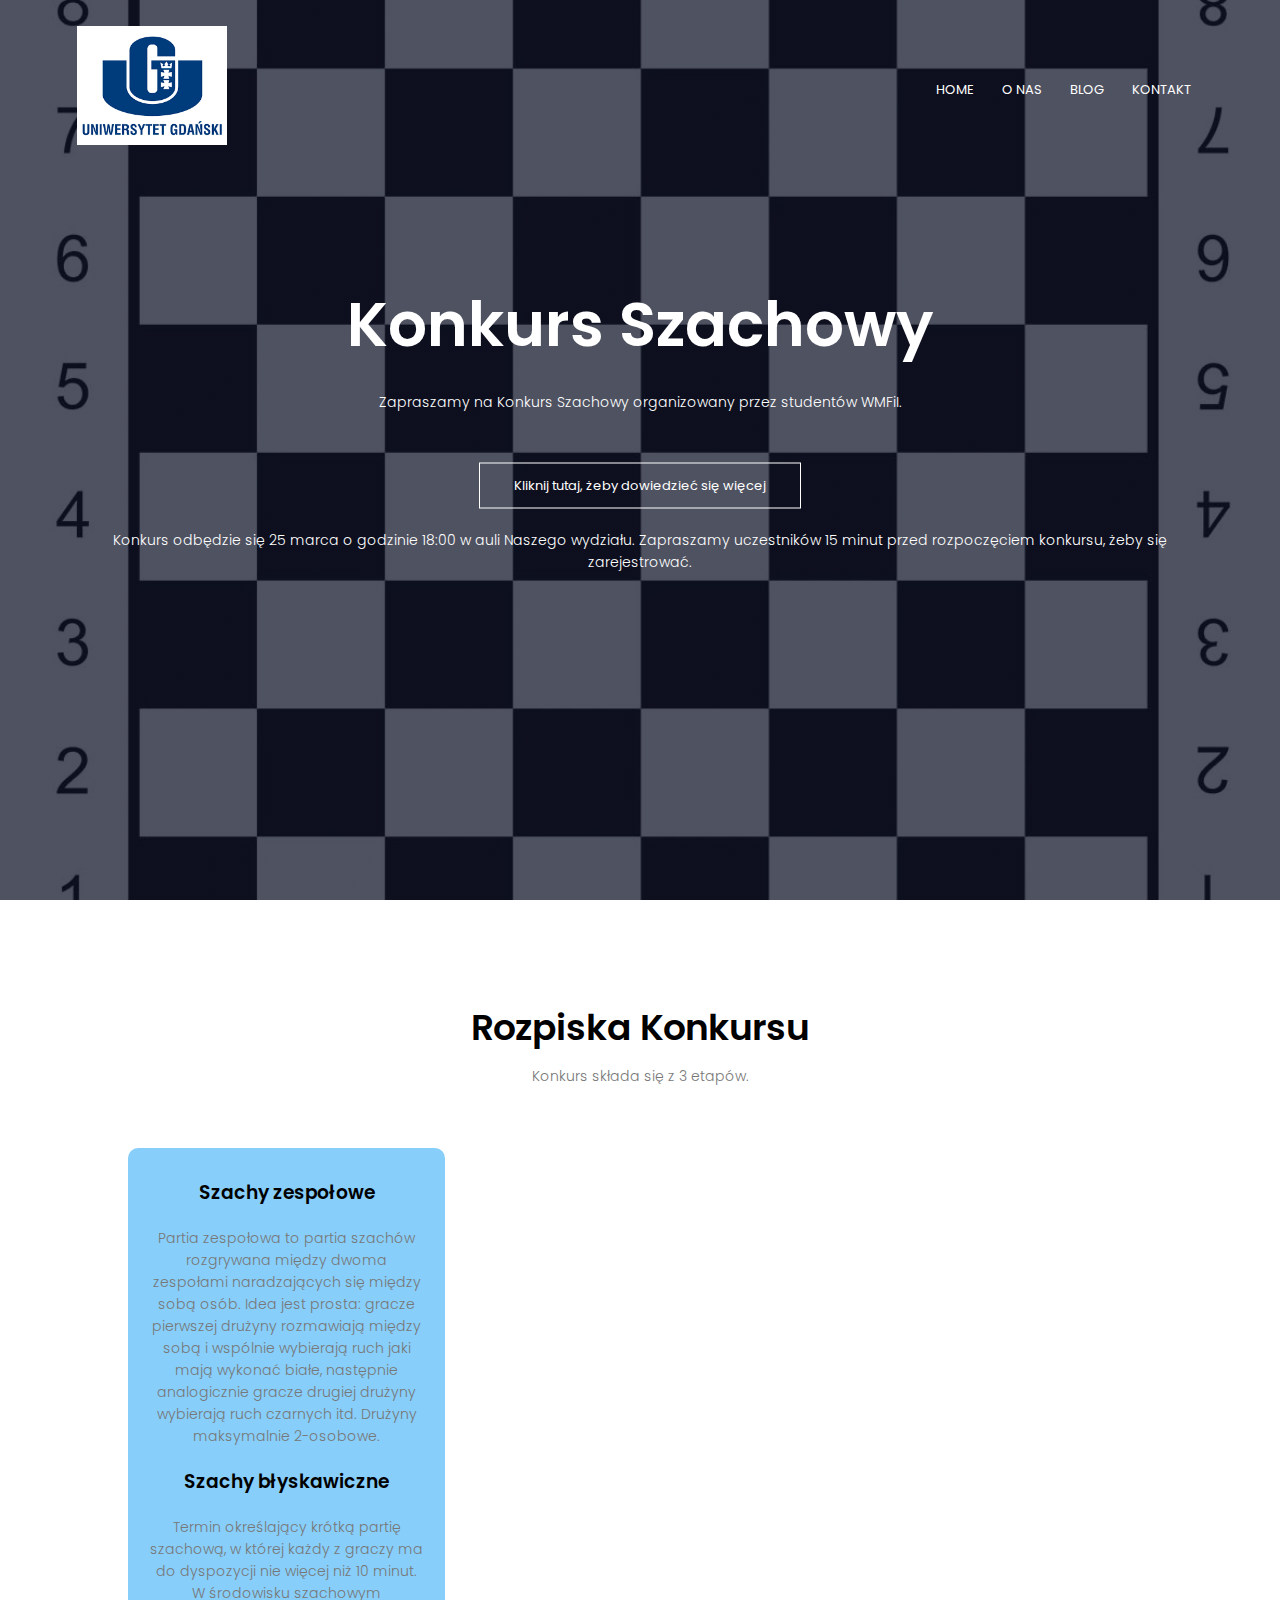
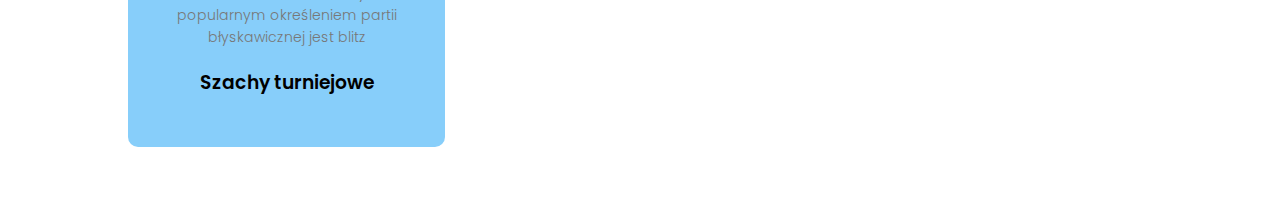
<file: lab3/index.html>
<!DOCTYPE html>
<html lang="pl">
<head>
    <meta charset="UTF-8">
    <title>Konkurs Szachowy</title>
    <link rel="stylesheet" href="style.css">
    <link rel="preconnect" href="https://fonts.googleapis.com">
    <link rel="preconnect" href="https://fonts.gstatic.com" crossorigin>
    <link href="https://fonts.googleapis.com/css2?family=Poppins:wght@100;200;400;600;700&display=swap" rel="stylesheet">
</head>
<body>
    <section class="header">
        <nav>
            <a href="index.html"><img src="images/logo.png" alt=""></a>
            <div class="nav-links">
                <ul>
                    <li><a href="">HOME</a> </li>
                    <li><a href="">O NAS</a> </li>
                    <li><a href="">BLOG</a> </li>
                    <li><a href="">KONTAKT</a> </li>
                </ul>
            </div>
        </nav>

        <div class="text-box">
            <h1>Konkurs Szachowy</h1>
            <p>Zapraszamy na Konkurs Szachowy organizowany przez studentów WMFiI.</p>
            <a href="" class="hero-btn">Kliknij tutaj, żeby dowiedzieć się więcej</a>
            <p>Konkurs odbędzie się 25 marca o godzinie 18:00 w auli Naszego wydziału.
                Zapraszamy uczestników 15 minut przed rozpoczęciem konkursu, żeby się zarejestrować.</p>
        </div>
    </section>

    <section class="rozpiska">
        <h1>Rozpiska Konkursu</h1>
        <p>Konkurs składa się z 3 etapów.</p>

        <div class="row">
            <div class="rozpiska-col">
                <h3>Szachy zespołowe</h3>
                <p>Partia zespołowa to partia szachów rozgrywana między dwoma zespołami naradzających się
                    między sobą osób. Idea jest prosta: gracze pierwszej drużyny rozmawiają między sobą i wspólnie
                    wybierają ruch jaki mają wykonać białe, następnie analogicznie gracze drugiej drużyny wybierają
                    ruch czarnych itd. Drużyny maksymalnie 2-osobowe.</p>
                <h3>Szachy błyskawiczne</h3>
                <p>Termin określający krótką partię szachową, w której każdy z graczy ma do dyspozycji nie więcej niż
                    10 minut. W środowisku szachowym popularnym określeniem partii błyskawicznej jest blitz</p>
                <h3>Szachy turniejowe</h3>
                <p></p>
            </div>
        </div>
    </section>
</body>
</html>
</file>
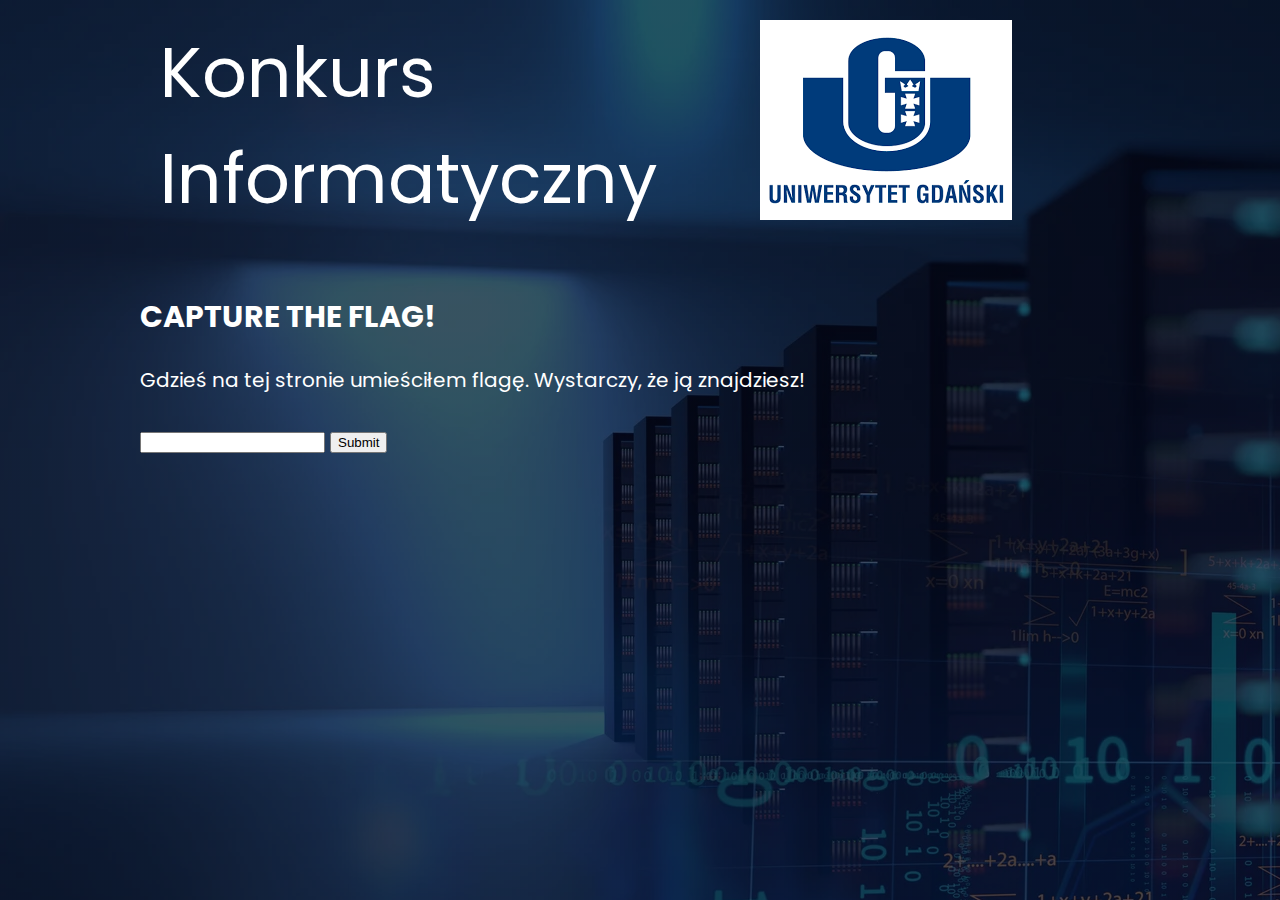
<file: lab4/index.html>
<!DOCTYPE html>
<html lang="pl">
<head>
    <meta charset="UTF-8">
    <title>Konkurs Informatyczny - Dzień Otwarty UG</title>
    <meta name="description" content="Konkurs informatyczny organizowy przez studentów z WMFiI.">
    <meta name="keywords"  content="konkurs, informatyka, uniwersytet gdański">
    <meta http-equiv="X-UA-Compatible" content="IE=edge,chrome=1" >

    <link rel="stylesheet" href="style.css" type="text/css">
    <link rel="preconnect" href="https://fonts.googleapis.com">
    <link rel="preconnect" href="https://fonts.gstatic.com" crossorigin>
    <link href="https://fonts.googleapis.com/css2?family=Poppins:wght@100;200;300;400;500;700&display=swap" rel="stylesheet">
</head>

<body>
    <div id="container">
        <div class="rectangle">
            <div id="logo">Konkurs Informatyczny</div>
            <div id="logo-img"><img src="images/logo.png" alt="Logo UG"></div>
            <div style="clear: both"></div>
        </div>

        <div class="square">
            <h2>CAPTURE THE FLAG!</h2>
            Gdzieś na tej stronie umieściłem flagę. Wystarczy, że ją znajdziesz!
        </div>

        <div class="square">
            <form>
                <label for="fname"></label><br>
                <input type="text" id="fname" name="fname">
                <input type="submit" value="Submit">
            </form>
        </div>
        <div style="clear: both"></div>
        <div class="rectangle"></div>

    </div>
</body>
</html>
</file>
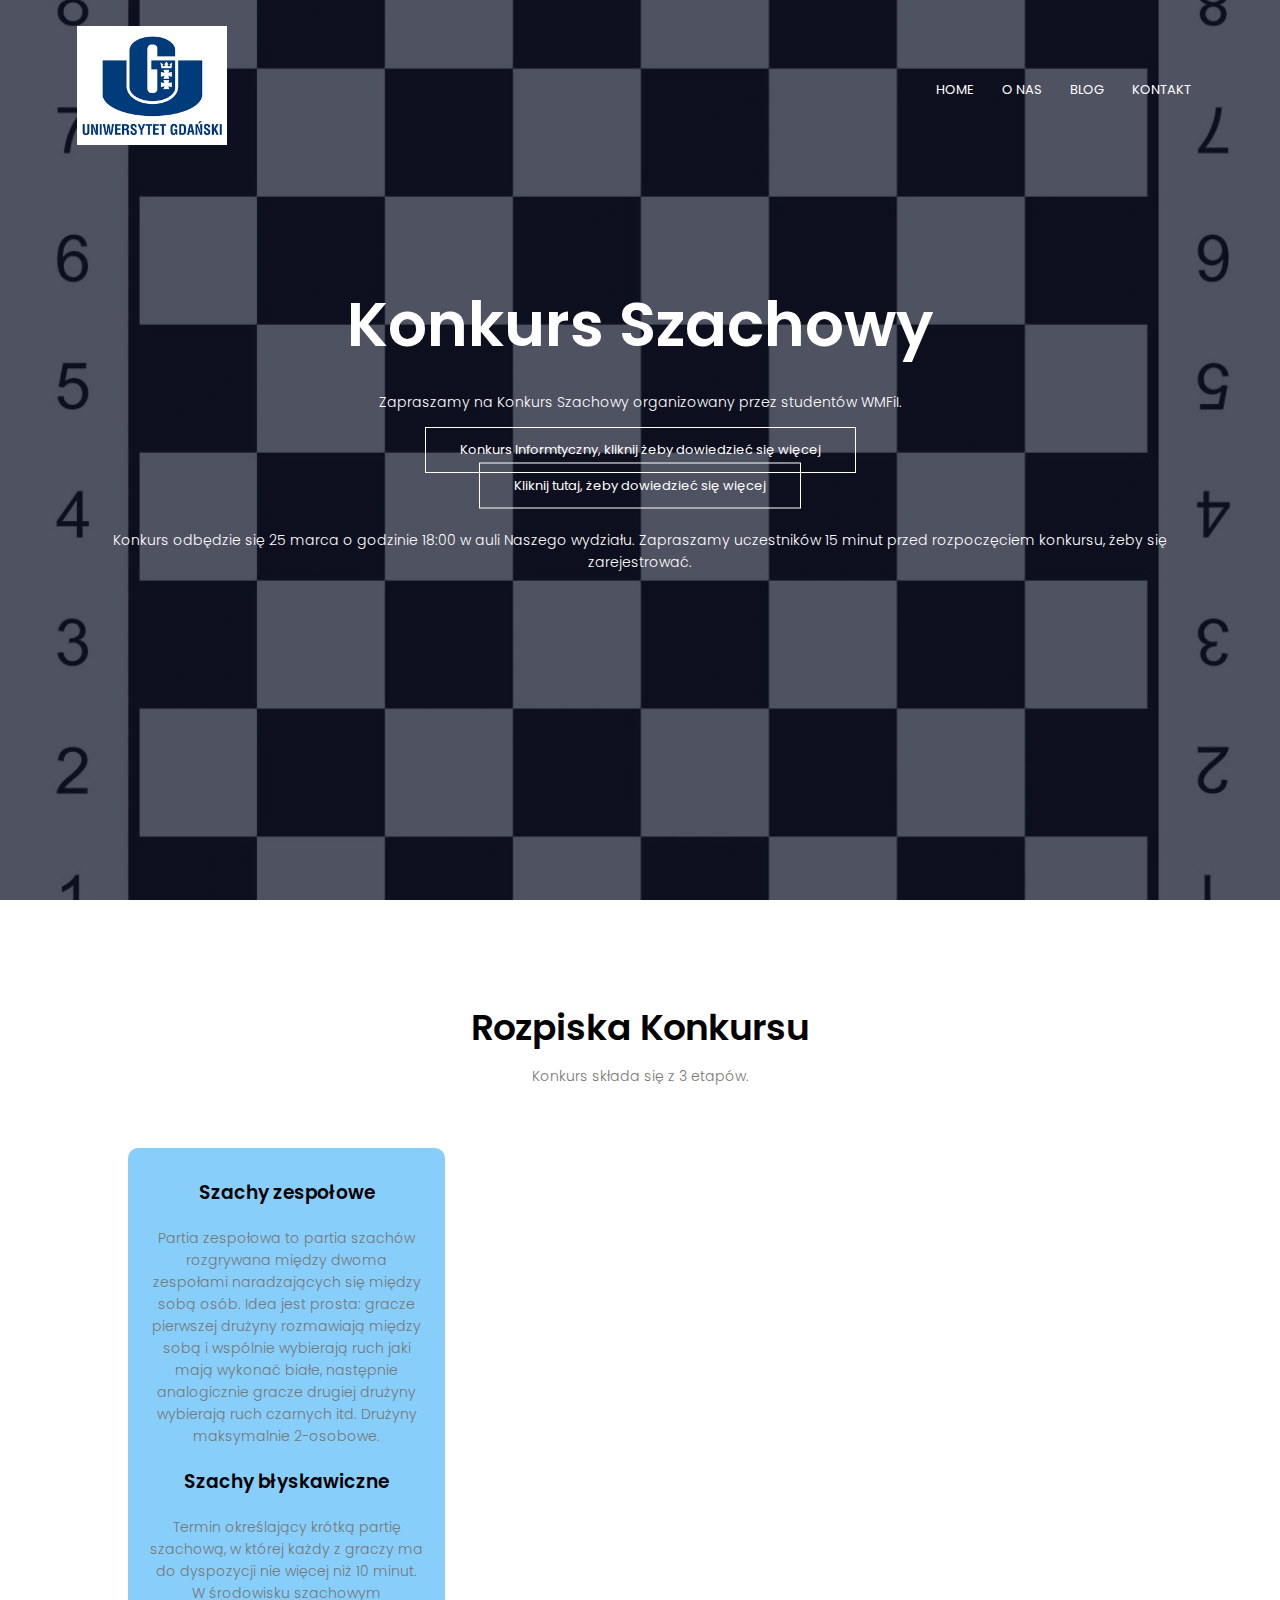
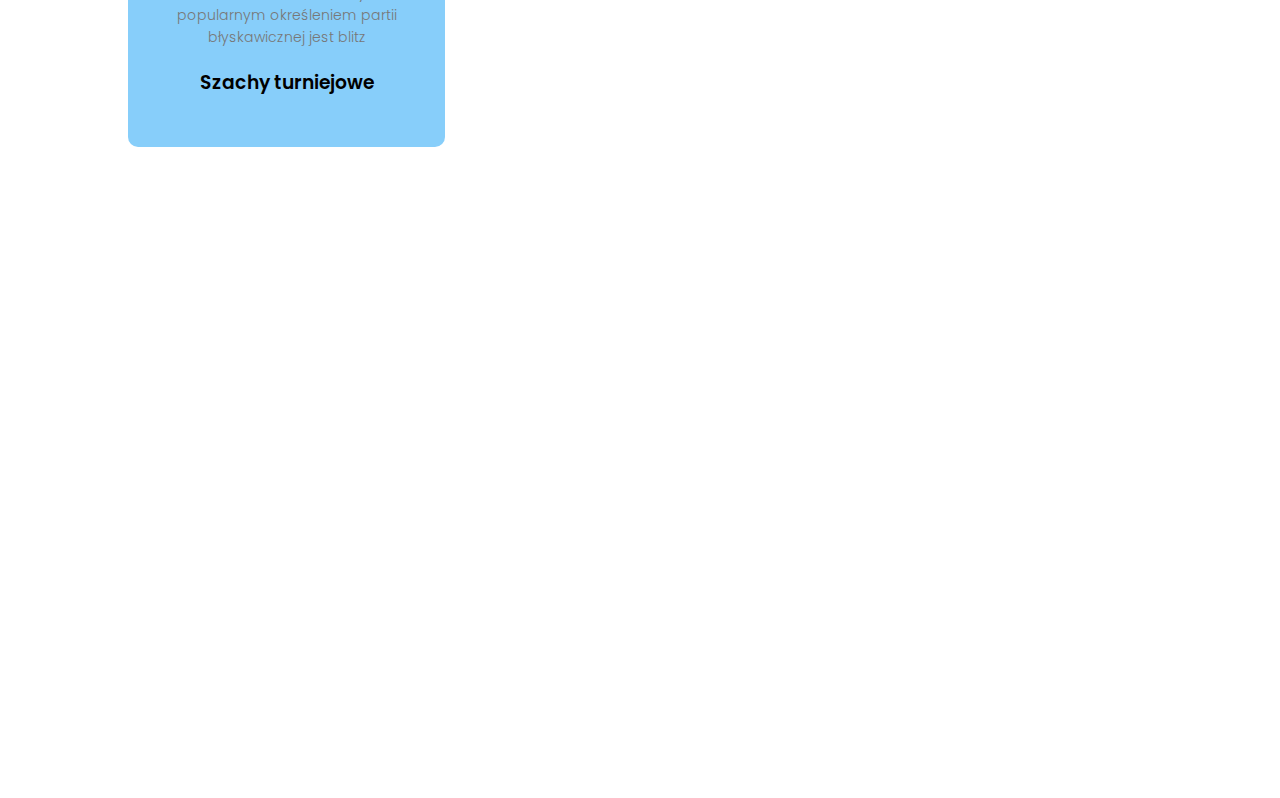
<file: lab5/index.html>
<!DOCTYPE html>
<html lang="pl">
<head>
    <meta charset="UTF-8">
    <title>Konkurs Szachowy</title>
    <link rel="stylesheet" href="style.css">
    <link rel="preconnect" href="https://fonts.googleapis.com">
    <link rel="preconnect" href="https://fonts.gstatic.com" crossorigin>
    <link href="https://fonts.googleapis.com/css2?family=Poppins:wght@100;200;400;600;700&display=swap" rel="stylesheet">
</head>
<body>
    <section class="header">
        <nav>
            <a href="index.html"><img src="images/logo.png" alt=""></a>
            <div class="nav-links">
                <ul>
                    <li><a href="">HOME</a> </li>
                    <li><a href="">O NAS</a> </li>
                    <li><a href="">BLOG</a> </li>
                    <li><a href="">KONTAKT</a> </li>
                </ul>
            </div>
        </nav>

        <div class="text-box">
            <h1>Konkurs Szachowy</h1>
            <p>Zapraszamy na Konkurs Szachowy organizowany przez studentów WMFiI.</p>
            <a href="" class="hero-btn">Kliknij tutaj, żeby dowiedzieć się więcej</a>
            <p>Konkurs odbędzie się 25 marca o godzinie 18:00 w auli Naszego wydziału.
                Zapraszamy uczestników 15 minut przed rozpoczęciem konkursu, żeby się zarejestrować.</p>
        </div>
    </section>

    <section class="rozpiska">
        <h1>Rozpiska Konkursu</h1>
        <p>Konkurs składa się z 3 etapów.</p>

        <div class="row">
            <div class="rozpiska-col">
                <h3>Szachy zespołowe</h3>
                <p>Partia zespołowa to partia szachów rozgrywana między dwoma zespołami naradzających się
                    między sobą osób. Idea jest prosta: gracze pierwszej drużyny rozmawiają między sobą i wspólnie
                    wybierają ruch jaki mają wykonać białe, następnie analogicznie gracze drugiej drużyny wybierają
                    ruch czarnych itd. Drużyny maksymalnie 2-osobowe.</p>
                <h3>Szachy błyskawiczne</h3>
                <p>Termin określający krótką partię szachową, w której każdy z graczy ma do dyspozycji nie więcej niż
                    10 minut. W środowisku szachowym popularnym określeniem partii błyskawicznej jest blitz</p>
                <h3>Szachy turniejowe</h3>
                <p></p>
            </div>
        </div>
    </section>

    <section class="footer">
        <div class="text-box">
            <a href="konkurs_informatyczny/index.html" class="hero-btn">Konkurs Informtyczny, kliknij żeby dowiedzieć się więcej</a>
        </div>

    </section>
</body>
</html>
</file>
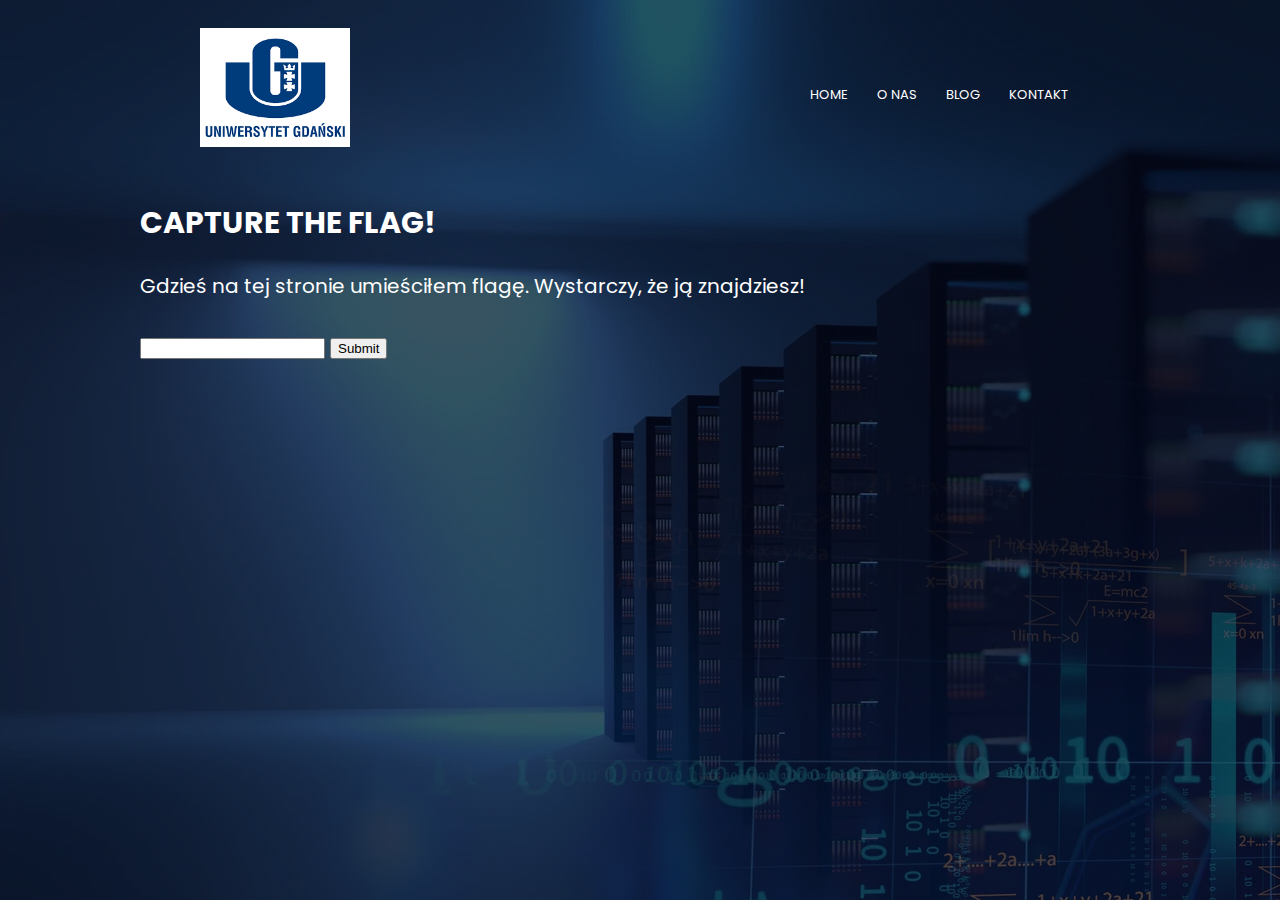
<file: lab5/konkurs_informatyczny/wezudzial.html>
<!DOCTYPE html>
<html lang="pl">
<head>
    <meta charset="UTF-8">

    <title>Konkurs Informatyczny - Dzień Otwarty UG</title>

    <meta name="description" content="Konkurs informatyczny organizowy przez studentów z WMFiI.">
    <meta name="keywords"  content="konkurs, informatyka, uniwersytet gdański">
    <meta http-equiv="X-UA-Compatible" content="IE=edge,chrome=1" >
    <!-- flag{dz13n_0tw@rty_UG} -->
    <link rel="stylesheet" href="style.css" type="text/css">
    <link rel="preconnect" href="https://fonts.googleapis.com">
    <link rel="preconnect" href="https://fonts.gstatic.com" crossorigin>
    <link href="https://fonts.googleapis.com/css2?family=Poppins:wght@100;200;300;400;500;700&display=swap" rel="stylesheet">
</head>

<script src="check_flag.js"></script>

<body>
<div id="container">
    <nav>
        <a href="index.html"><img src="images/logo.png" alt=""></a>
        <div class="nav-links">
            <ul>
                <li><a href="index.html">HOME</a></li>
                <li><a href="onas.html">O NAS</a></li>
                <li><a href="blog.html">BLOG</a></li>
                <li><a href="kontakt.html">KONTAKT</a></li>
            </ul>
        </div>
    </nav>

    <div class="square">
        <h2>CAPTURE THE FLAG!</h2>
        Gdzieś na tej stronie umieściłem flagę. Wystarczy, że ją znajdziesz!
    </div>

    <div class="square">
        <form>
            <label for="fname"></label><br>
            <input type="text" id="fname" name="fname">
            <input type="submit" value="Submit">
        </form>
    </div>
    <div style="clear: both"></div>
    <div class="rectangle"></div>

</div>
</body>
</html>
</file>
<file: lab3/style.css>
* {
    margin: 0;
    padding: 0;
    font-family: 'Poppins', sans-serif;
}

.header {
    min-height: 100vh;
    width: 100%;
    background-image: linear-gradient(rgba(4,9,30,0.7), rgba(4,9,30,0.7)), url(images/Szachownica-do-szachow-mata-1x1m-GRA-SZACHY.webp);
    background-position: center;
    background-size: cover;
    position: relative;
}

nav {
    display: flex;
    padding: 2% 6%;
    justify-content: space-between;
    align-items: center;
}

nav img {
    width: 150px;
}

.nav-links {
    flex: 1;
    text-align: right;
}
.nav-links ul li {
    list-style: none;
    display: inline-block;
    padding: 8px 12px;
    position: relative;
}

.nav-links ul li a {
    color: #fff;
    text-decoration: none;
    font-size: 13px;
}

.text-box {
    width: 90%;
    color: #fff;
    position: absolute;
    top: 50%;
    left: 50%;
    transform: translate(-50%, -50%);
    text-align: center;
}

.text-box h1 {
    font-size: 62px;
}

.text-box p {
    margin: 10px 0 40px;
    font-size: 14px;
    color: #fff;
}

.hero-btn {
    display: inline-block;
    text-decoration: none;
    color: white;
    border: 1px solid #fff;
    padding: 12px 34px;
    font-size: 13px;
    background: transparent;
    position: relative;
    cursor: pointer;
}

.hero-btn:hover {
    border: 1px solid darkblue;
    background: darkblue;
    transition: 1s;
}
/*rozpiska*/

.rozpiska {
    width: 80%;
    margin: auto;
    text-align: center;
    padding-top: 100px;
}

h1 {
    font-size: 36px;
    font-weight: 600;
}

p {
    color: #777;
    font-size: 14px;
    font-weight: 300;
    line-height: 22px;
    padding: 10px;
}

.row {
    margin-top: 5%;
    display: flex;
    justify-content: space-between;
}

.rozpiska-col {
    flex-basis: 31%;
    background: lightskyblue;
    border-radius: 10px;
    margin-bottom: 5%;
    padding: 20px 12px;
    box-sizing: border-box;
    transition: 0.5s;
}

h3 {
    text-align: center;
    font-weight: 600;
    margin: 10px 0;
}

.rozpiska-col:hover {
    box-shadow: 0 0 20px 0 rgba(0,0,0,0.2);
}
</file>
<file: lab4/style.css>
body {
    background-image: linear-gradient(rgba(4,9,30,0.7), rgba(4,9,30,0.7)), url(images/What_is_Information_Technology.webp);;
    color: white;
    font-family: 'Poppins', sans-serif;
    font-size: 20px;
}
#container {
    width: 1000px;
    margin-left: auto;
    margin-right: auto;
}

.rectangle {
    width: 960px;
    margin: 20px;
}

.square {
    width: 100%;
    float: left;
}

#logo {
    float: left;
    font-size: 70px;
    width: 600px;
}

#logo-img {
    float: left;
    font-size: 70px;
}
</file>
<file: lab5/style.css>
* {
    margin: 0;
    padding: 0;
    font-family: 'Poppins', sans-serif;
}

.header {
    min-height: 100vh;
    width: 100%;
    background-image: linear-gradient(rgba(4,9,30,0.7), rgba(4,9,30,0.7)), url(images/Szachownica-do-szachow-mata-1x1m-GRA-SZACHY.webp);
    background-position: center;
    background-size: cover;
    position: relative;
}

nav {
    display: flex;
    padding: 2% 6%;
    justify-content: space-between;
    align-items: center;
}

nav img {
    width: 150px;
}

.nav-links {
    flex: 1;
    text-align: right;
}
.nav-links ul li {
    list-style: none;
    display: inline-block;
    padding: 8px 12px;
    position: relative;
}

.nav-links ul li a {
    color: #fff;
    text-decoration: none;
    font-size: 13px;
}

.text-box {
    width: 90%;
    color: #fff;
    position: absolute;
    top: 50%;
    left: 50%;
    transform: translate(-50%, -50%);
    text-align: center;
}

.text-box h1 {
    font-size: 62px;
}

.text-box p {
    margin: 10px 0 40px;
    font-size: 14px;
    color: #fff;
}

.hero-btn {
    display: inline-block;
    text-decoration: none;
    color: white;
    border: 1px solid #fff;
    padding: 12px 34px;
    font-size: 13px;
    background: transparent;
    position: relative;
    cursor: pointer;
}

.hero-btn:hover {
    border: 1px solid darkblue;
    background: darkblue;
    transition: 1s;
}
/*rozpiska*/

.rozpiska {
    width: 80%;
    margin: auto;
    text-align: center;
    padding-top: 100px;
}

h1 {
    font-size: 36px;
    font-weight: 600;
}

p {
    color: #777;
    font-size: 14px;
    font-weight: 300;
    line-height: 22px;
    padding: 10px;
}

.row {
    margin-top: 5%;
    display: flex;
    justify-content: space-between;
}

.rozpiska-col {
    flex-basis: 31%;
    background: lightskyblue;
    border-radius: 10px;
    margin-bottom: 5%;
    padding: 20px 12px;
    box-sizing: border-box;
    transition: 0.5s;
}

h3 {
    text-align: center;
    font-weight: 600;
    margin: 10px 0;
}

.rozpiska-col:hover {
    box-shadow: 0 0 20px 0 rgba(0,0,0,0.2);
}

.footer {
    width: 80%;
    height: 500px;
    margin: auto;
    text-align: center;
    padding-top: 100px;
}
</file>
<file: lab5/konkurs_informatyczny/style.css>
body {
    background-image: linear-gradient(rgba(4,9,30,0.7), rgba(4,9,30,0.7)), url(images/What_is_Information_Technology.webp);;
    color: white;
    font-family: 'Poppins', sans-serif;
    font-size: 20px;
}
#container {
    width: 1000px;
    margin-left: auto;
    margin-right: auto;
}

nav {
    display: flex;
    padding: 2% 6%;
    justify-content: space-between;
    align-items: center;
}

nav img {
    width: 150px;
}

.nav-links {
    flex: 1;
    text-align: right;
}
.nav-links ul li {
    list-style: none;
    display: inline-block;
    padding: 8px 12px;
    position: relative;
}

.nav-links ul li a {
    color: #fff;
    text-decoration: none;
    font-size: 13px;
}

.rectangle {
    width: 960px;
    margin: 20px;
}

.square {
    width: 100%;
    float: left;
}

#logo {
    float: left;
    font-size: 60px;
    width: 600px;
}

#logo-img {
    float: left;
    font-size: 70px;
}

.tile1 {
    margin: 10px;
    width: 230px;
    height: 142px;
    background-color: mediumslateblue;
    float: left;
    text-align: center;
}

.tile1:hover {
    background-color: slateblue;
}

a.tilelink {
    color: white;
    text-decoration: none;
    text-align: center;
    display: block;
    width: 230px;
    height: 142px;
}

td, th { border: 1px solid black; }

tr:nth-child(even) {
    background-color: #f2f2f2;
    color: black;
}

.light-mode {
    background-color: white;
    color: black;
}
</file>
